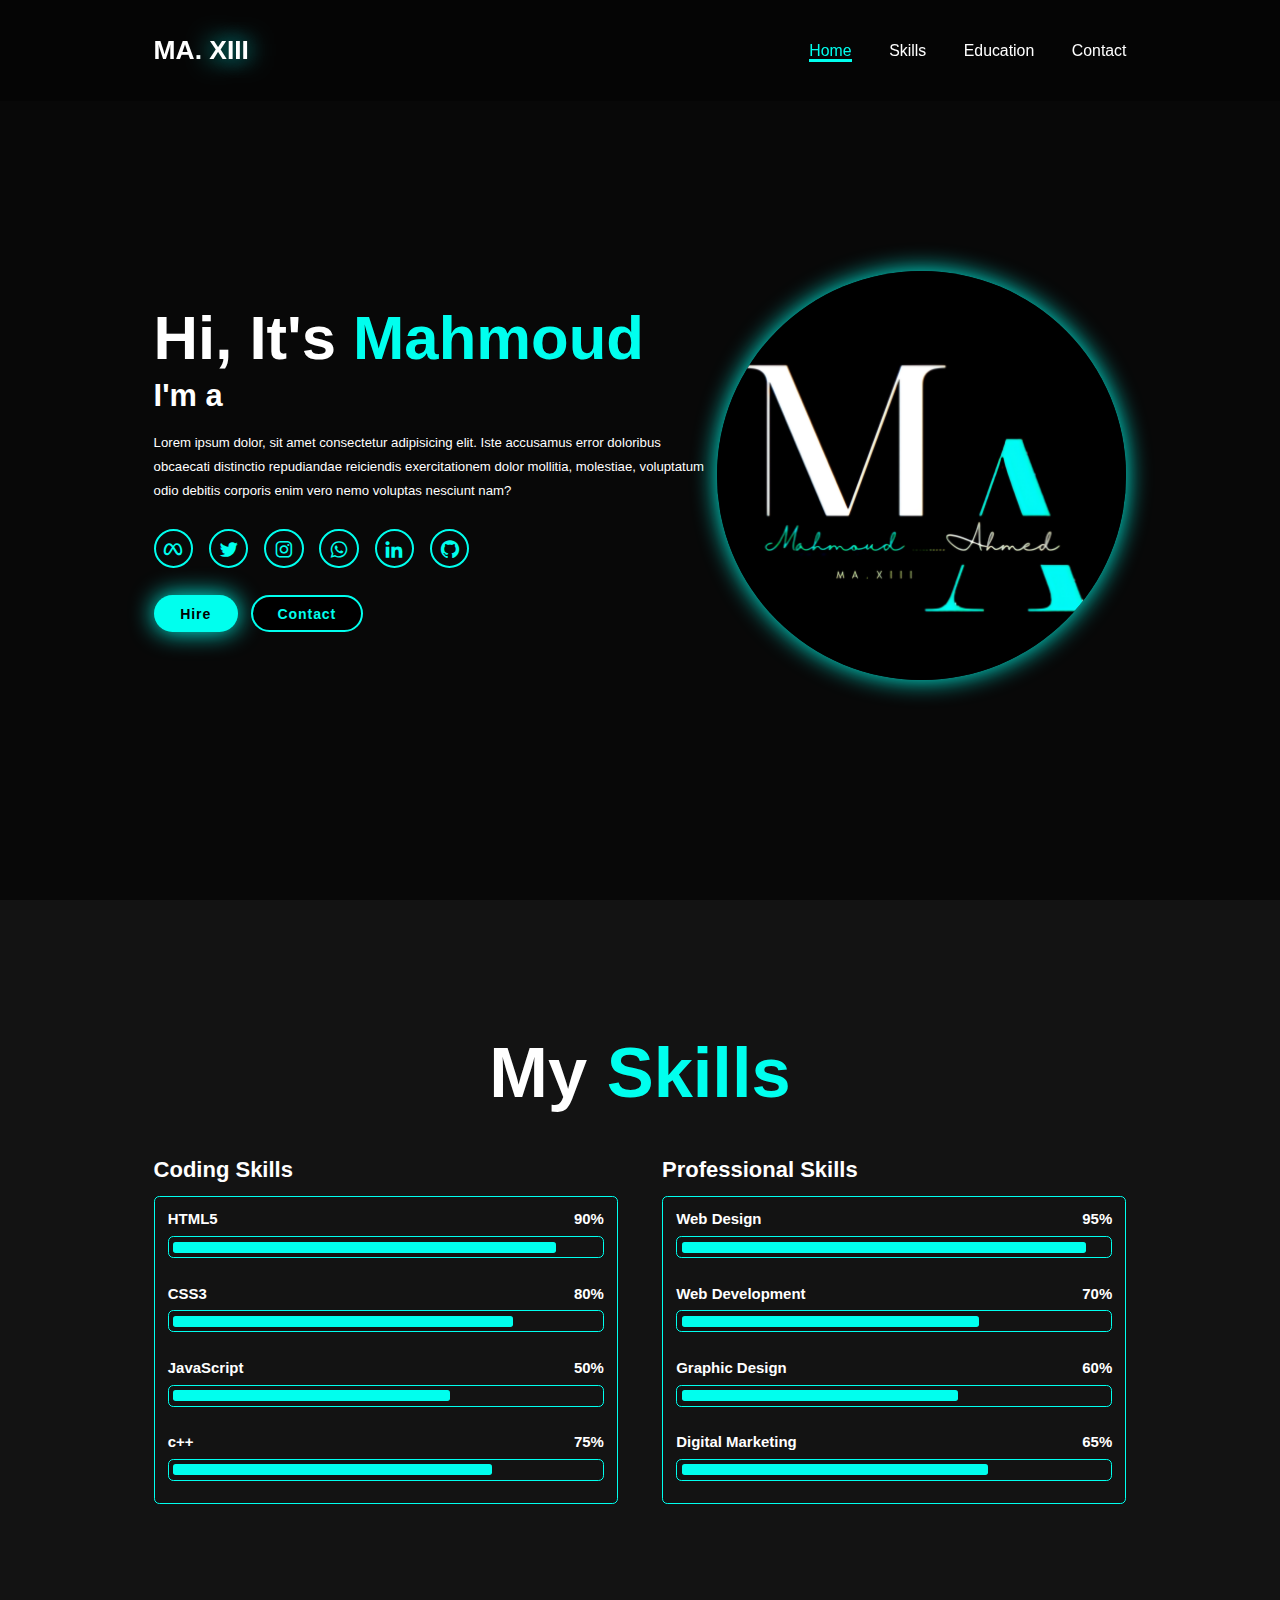
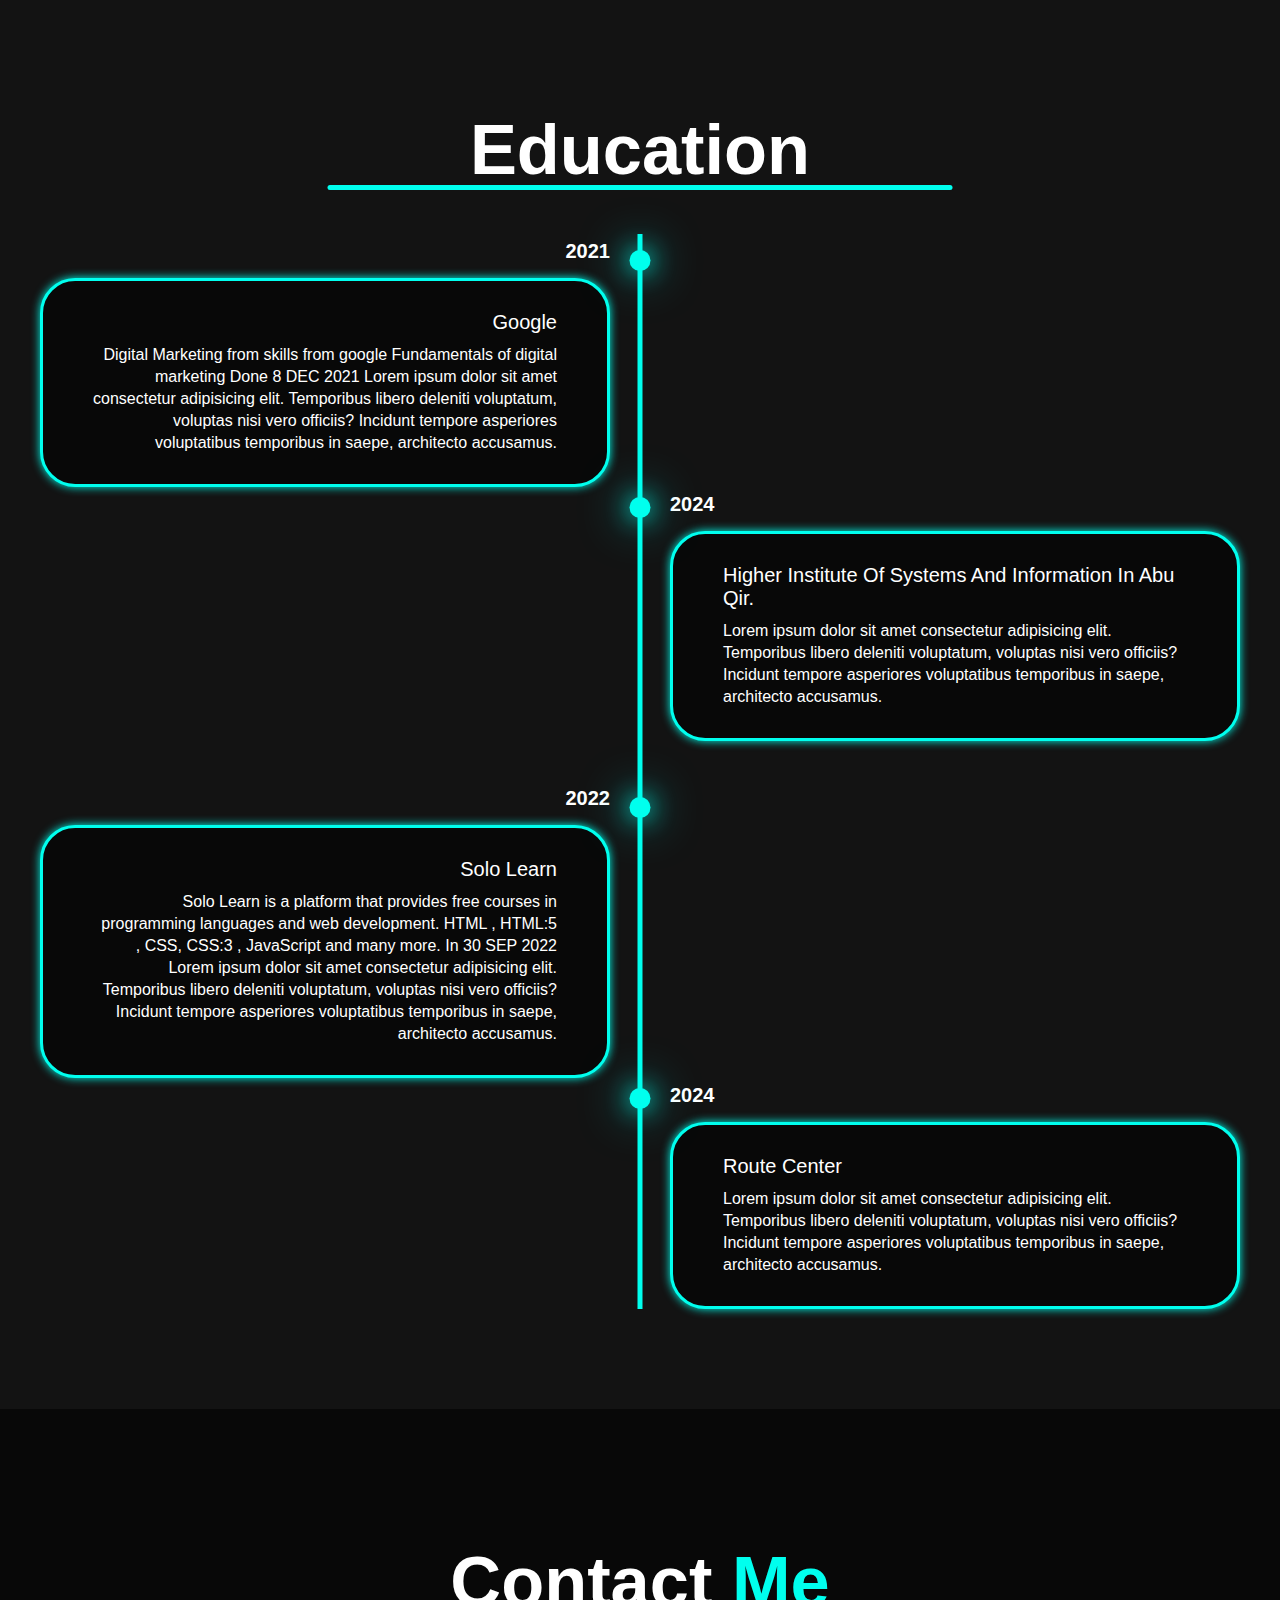
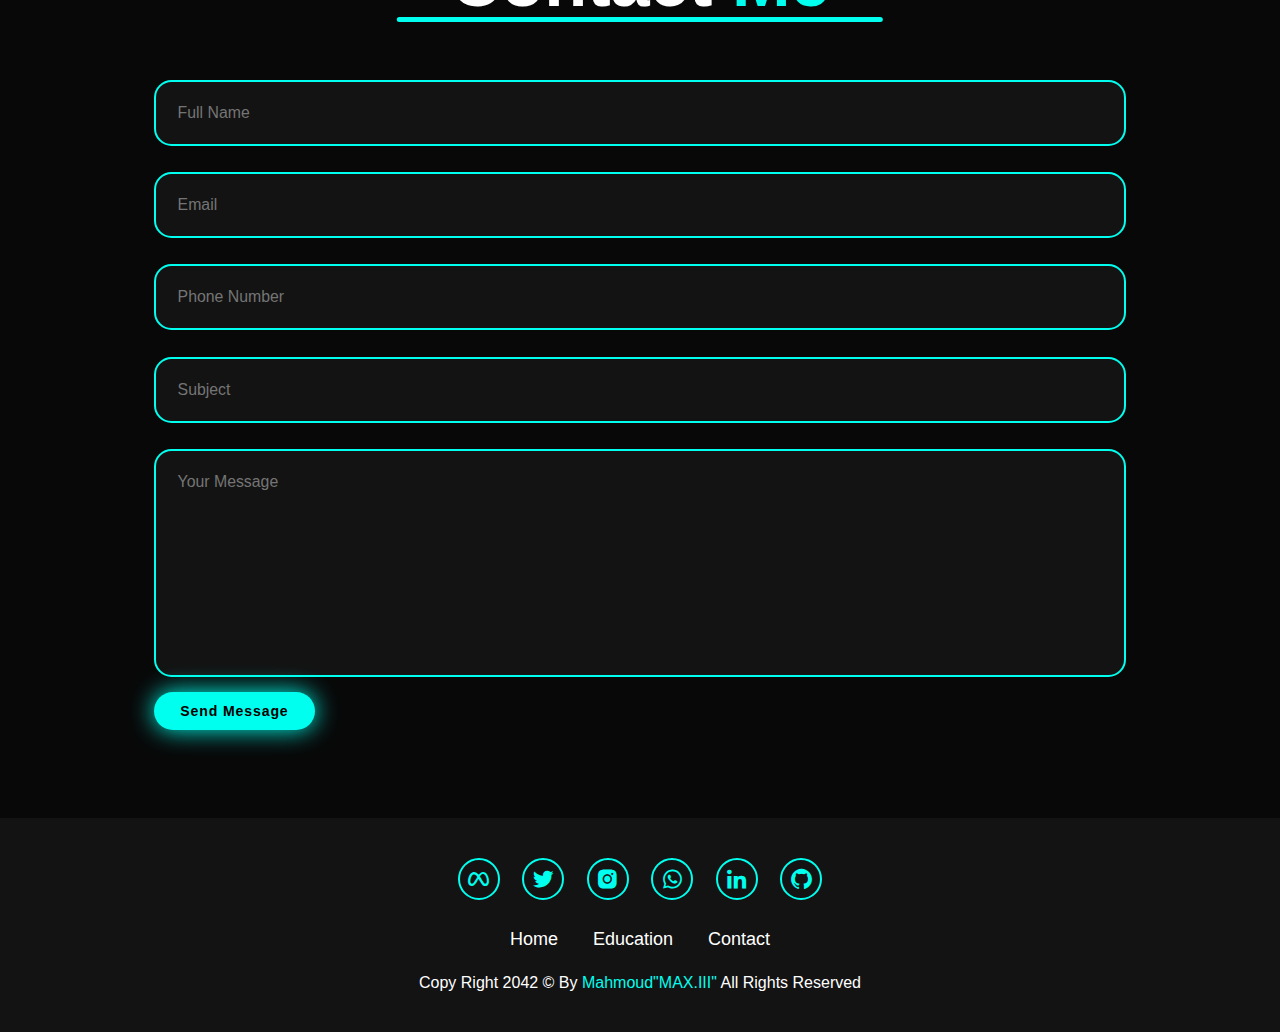
<file: index.html>
<!DOCTYPE html>
<html lang="en">

<head>
    <meta charset="UTF-8">
    <meta name="viewport" content="width=device-width, initial-scale=1.0">
    <title>Mahmoud Ahmed</title>
    <link rel="stylesheet" href="./CSS/style.css">
    <link rel="stylesheet" href="./CSS/media.css">
    <link href='https://unpkg.com/boxicons@2.1.4/css/boxicons.min.css' rel='stylesheet'>


</head>

<body>
    <!-- start header -->

    <header class="header">

        <!-- start logo -->
        <a href="#home" class="logo">MA.
            <span>XIII</span>
        </a>
        <!-- end logo -->
        <!-- start navbar -->
        <i class='bx bx-menu' id="menu-icon"></i>

        <nav class="navbar">
            <a href="#home" class="active">Home</a>
            <a href="#skills">Skills</a>
            <a href="#education">Education</a>
            <a href="#contact">Contact</a>
        </nav>
        <!-- end navbar -->
    </header>

    <!-- end header -->

    <!-- start home section -->

    <section class="home flex" id="home">
        <div class="home-content ">
            <h1>Hi, It's <span>Mahmoud</span></h1>
            <h3 class="text-animation">I'm a <span></span></h3>
            <p>Lorem ipsum dolor, sit amet consectetur adipisicing elit. Iste accusamus error doloribus obcaecati
                distinctio repudiandae reiciendis exercitationem dolor mollitia, molestiae, voluptatum odio debitis
                corporis enim vero nemo voluptas nesciunt nam?
            </p>

            <div class="social-icon">
                <a target="_blank" href="https://www.facebook.com/share/j2hitT5yCMc81PPZ/?mibextid=qi2Omg"><i
                        class='bx bxl-meta'></i></a>
                <a target="_blank" href="https://x.com/ma13xiii?t=vTMHGYp2QDgRBkqAt8KuXg&s=08"><i
                        class='bx bxl-twitter'></i></a>
                <a target="_blank" href="https://www.instagram.com/ma.xiii13?igsh=MWV4OG84cmQ1Ymc1"><i
                        class='bx bxl-instagram'></i></a>
                <a target="_blank" href="https://wa.me/+0201221458041"><i class='bx bxl-whatsapp'></i></a>
                <a target="_blank" href="#"><i class='bx bxl-linkedin'></i></a>
                <a target="_blank" href="https://github.com/mahmoudma13"><i class='bx bxl-github'></i></a>
            </div>

            <div class="btn-group">
                <a href="#education" class="btn">Hire</a>
                <a href="#contact" class="btn">Contact</a>
            </div>
        </div>
        <div class="home-img">
            <img src="./img/Black & White Minimalist Aesthetic Initials Font Logo_20240423_190147_0000.png"
                alt="Mahmoud-img">
        </div>
    </section>

    <!-- end home section -->

    <!-- start skills section -->
    <section class="skills" id="skills">
        <h2 class="heading line">My <span>Skills</span></h2>

        <div class="skills-row">
            <div class="skills-column">
                <h3 class="title">Coding Skills</h3>

                <div class="skills-box">
                    <div class="skills-content">
                        <div class="progress">
                            <h3>HTML5 <span>90%</span></h3>
                            <div class="bar"><span></span></div>
                        </div>

                        <div class="progress">
                            <h3>CSS3 <span>80%</span></h3>
                            <div class="bar"><span></span></div>
                        </div>

                        <div class="progress">
                            <h3>JavaScript <span>50%</span></h3>
                            <div class="bar"><span></span></div>
                        </div>

                        <div class="progress">
                            <h3>c++ <span>75%</span></h3>
                            <div class="bar"><span></span></div>
                        </div>
                    </div>
                </div>
            </div>


            <div class="skills-column">
                <h3 class="title">Professional Skills</h3>

                <div class="skills-box">
                    <div class="skills-content">
                        <div class="progress">
                            <h3>Web Design <span>95%</span></h3>
                            <div class="bar"><span></span></div>
                        </div>

                        <div class="progress">
                            <h3>Web Development <span>70%</span></h3>
                            <div class="bar"><span></span></div>
                        </div>

                        <div class="progress">
                            <h3>Graphic Design <span>60%</span></h3>
                            <div class="bar"><span></span></div>
                        </div>

                        <div class="progress">
                            <h3>Digital Marketing <span>65%</span></h3>
                            <div class="bar"><span></span></div>
                        </div>
                    </div>
                </div>
            </div>
        </div>
    </section>

    <!-- end skills section -->

    <!-- start education section -->

    <section class="education" id="education">
        <h2 class="heading line">Education</h2>

        <div class="timeline-items">
            <a href="./google.html">

                <div class="timeline-item">
                    <div class="timeline-dot"></div>
                    <div class="timeline-date">2021
                    </div>
                    <div class="timeline-content">
                        <h3>Google</h3>
                        <p>
                            Digital Marketing from skills from google 
                            Fundamentals of digital marketing
                            Done 8 DEC 2021
                            Lorem ipsum dolor sit amet consectetur adipisicing elit. Temporibus libero deleniti
                            voluptatum, voluptas nisi vero officiis? Incidunt tempore asperiores voluptatibus temporibus
                            in saepe, architecto accusamus.
                        </p>
                    </div>
                </div>
            </a>



            <div class="timeline-item">
                <div class="timeline-dot"></div>
                <div class="timeline-date">2024
                </div>
                <div class="timeline-content">
                    <h3>Higher Institute Of Systems And Information In Abu Qir.</h3>
                    <p>
                        Lorem ipsum dolor sit amet consectetur adipisicing elit. Temporibus libero deleniti
                        voluptatum, voluptas nisi vero officiis? Incidunt tempore asperiores voluptatibus temporibus
                        in saepe, architecto accusamus.
                    </p>
                </div>
            </div>



            <a href="./sololearn.html">

                <div class="timeline-item">
                    <div class="timeline-dot"></div>
                    <div class="timeline-date">2022
                    </div>
                    <div class="timeline-content">
                        <h3>Solo Learn</h3>
                        <p>
                            Solo Learn is a platform that provides free courses in programming languages and web development.
                            HTML , HTML:5 , CSS, CSS:3 , JavaScript and many more. In 30 SEP 2022
                            Lorem ipsum dolor sit amet consectetur adipisicing elit. Temporibus libero deleniti
                            voluptatum, voluptas nisi vero officiis? Incidunt tempore asperiores voluptatibus temporibus
                            in saepe, architecto accusamus.
                        </p>
                    </div>
                </div>

            </a>

            <div class="timeline-item">
                <div class="timeline-dot"></div>
                <div class="timeline-date">2024
                </div>
                <div class="timeline-content">
                    <h3>Route Center</h3>
                    <p>
                        Lorem ipsum dolor sit amet consectetur adipisicing elit. Temporibus libero deleniti
                        voluptatum, voluptas nisi vero officiis? Incidunt tempore asperiores voluptatibus temporibus
                        in saepe, architecto accusamus.
                    </p>
                </div>
            </div>

        </div>
    </section>

    <!-- end education section -->



    <!-- start contact section -->

    <section class="contact" id="contact">
        <h2 class="heading line">Contact <span>Me</span></h2>

        <from action="" class="from">

            <div class="input-group">

                <div class="input-box">
                    <input type="text" placeholder="Full Name">
                    <input type="email" placeholder="Email">
                </div>

                <div class="input-box">
                    <input type="number" placeholder="Phone Number">
                    <input type="text" placeholder="Subject">
                </div>

            </div>

            <div class="input-group-2">
                <textarea name="" id="" cols="30" rows="10" placeholder="Your Message"></textarea>
                <input type="submit" value="Send Message" class="btn">
            </div>
        </from>
    </section>
    <!-- end contact section -->

    <!-- start footer -->
    <footer class="footer">
        <div class="social">
            <a href="#"><i class='bx bxl-meta'></i></a>
            <a href="#"><i class='bx bxl-twitter'></i></a>
            <a href="#"><i class='bx bxl-instagram-alt'></i></a>
            <a href="#"><i class='bx bxl-whatsapp'></i></a>
            <a href="#"><i class='bx bxl-linkedin'></i></a>
            <a href="#"><i class='bx bxl-github'></i></a>
        </div>

        <ul class="list">
            <li>
                <a href="#home">Home</a>
            </li>

            <li>
                <a href="#education">Education</a>
            </li>

            <li>
                <a href="#contact">Contact</a>
            </li>
        </ul>

        <p class="copyright">
            Copy Right 2042 © By <span><a href="">Mahmoud"MAX.III"</a></span> All Rights Reserved
        </p>
    </footer>
    <!-- end footer -->


    <script src="script.js"></script>
</body>

</html>
</file>
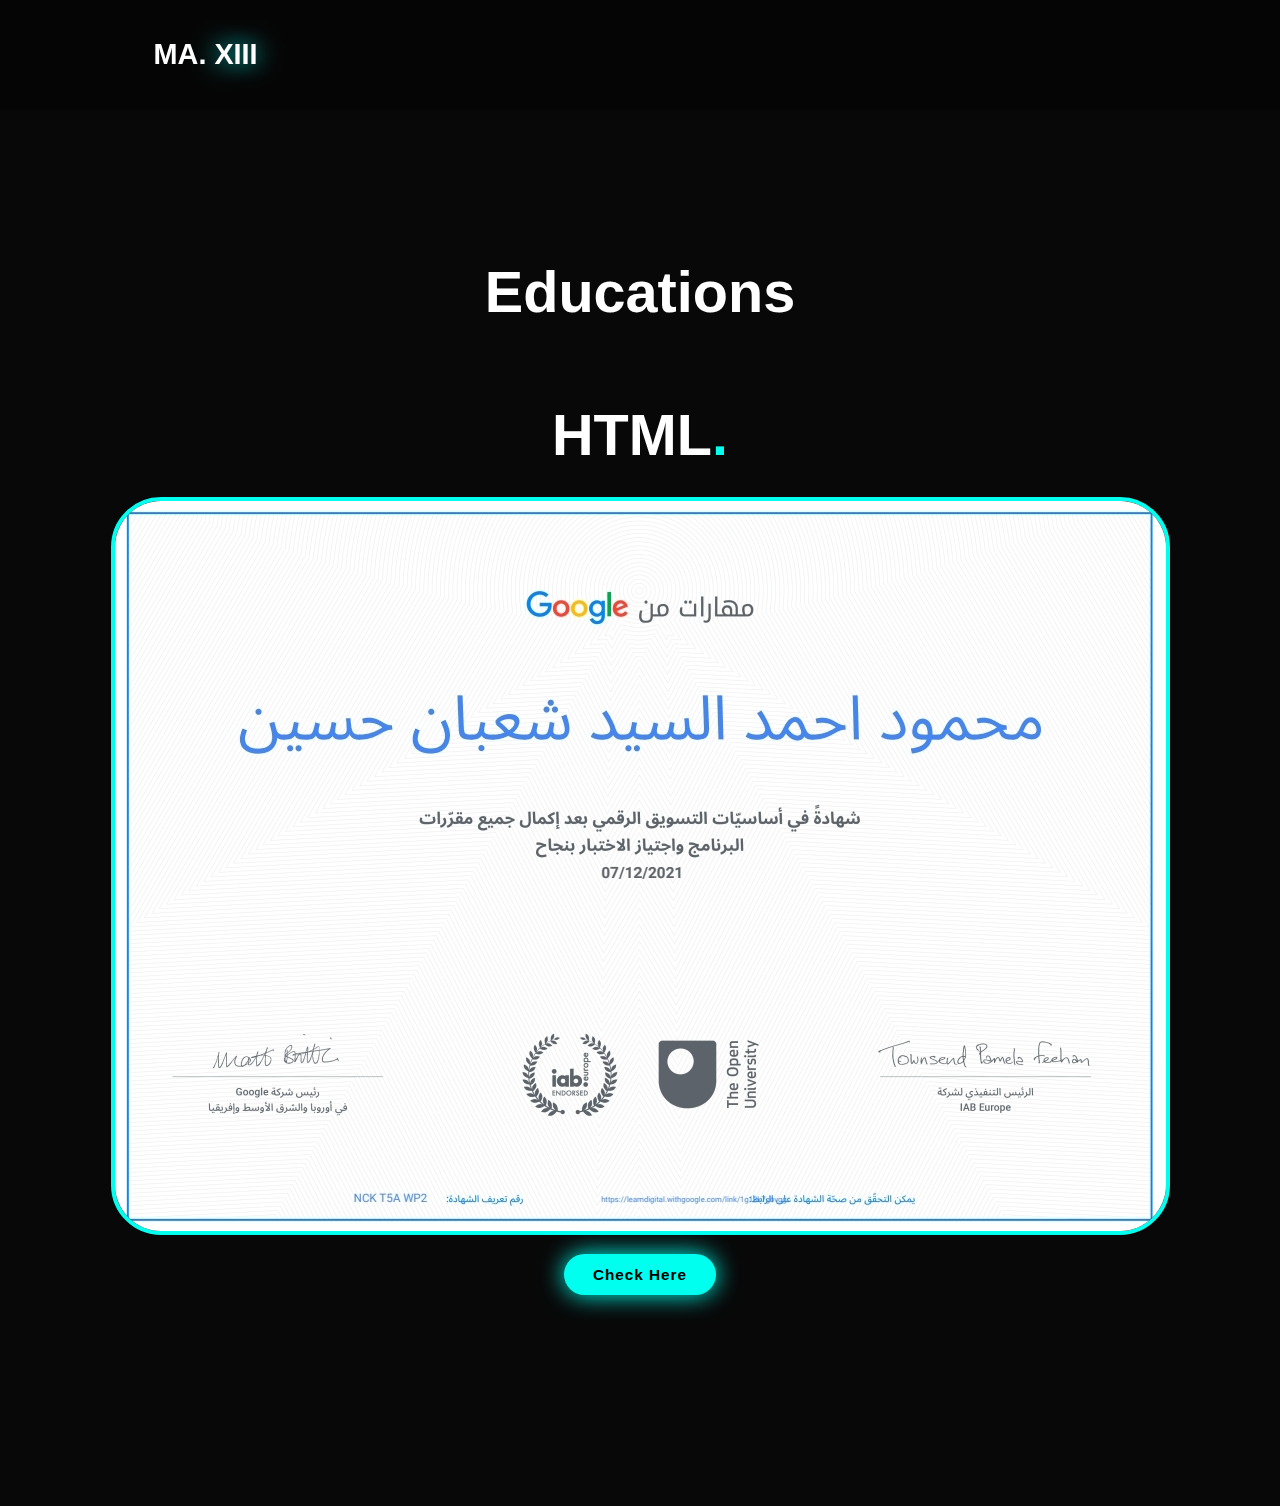
<file: google.html>
<!DOCTYPE html>
<html lang="en">

<head>
    <meta charset="UTF-8">
    <meta name="viewport" content="width=device-width, initial-scale=1.0">
    <title>Document</title>
    <link rel="stylesheet" href="./CSS/google.css">
    <link rel="stylesheet" href="./CSS/style.css">
</head>

<body>
    <!-- start header -->

    <header class="header">
        <!-- start logo -->
        <a href="./index.html" class="logo">MA.
            <span>XIII</span>
        </a>
        <!-- end logo -->
    </header>

    <!-- end header -->

    <!-- start section google -->
    <section class="google" id="google">
        <div class="container">
            <div class="description">

                <h2 style="font-size: 6rem; text-align: center; margin: 5rem 0; margin-top: 7rem;">Educations</h2>
                <div class="flex">
                    <h4>HTML<span>.</span></h4>
                    <img src="./img/google.jpg" alt="google">

                    <a target="_blank" href="https://learndigital.withgoogle.com/link/1g13k7gbvgg" class="btn">Check Here</a>
                </div>

            </div>
            
        </div>
    </section>

</body>

</html>
</file>
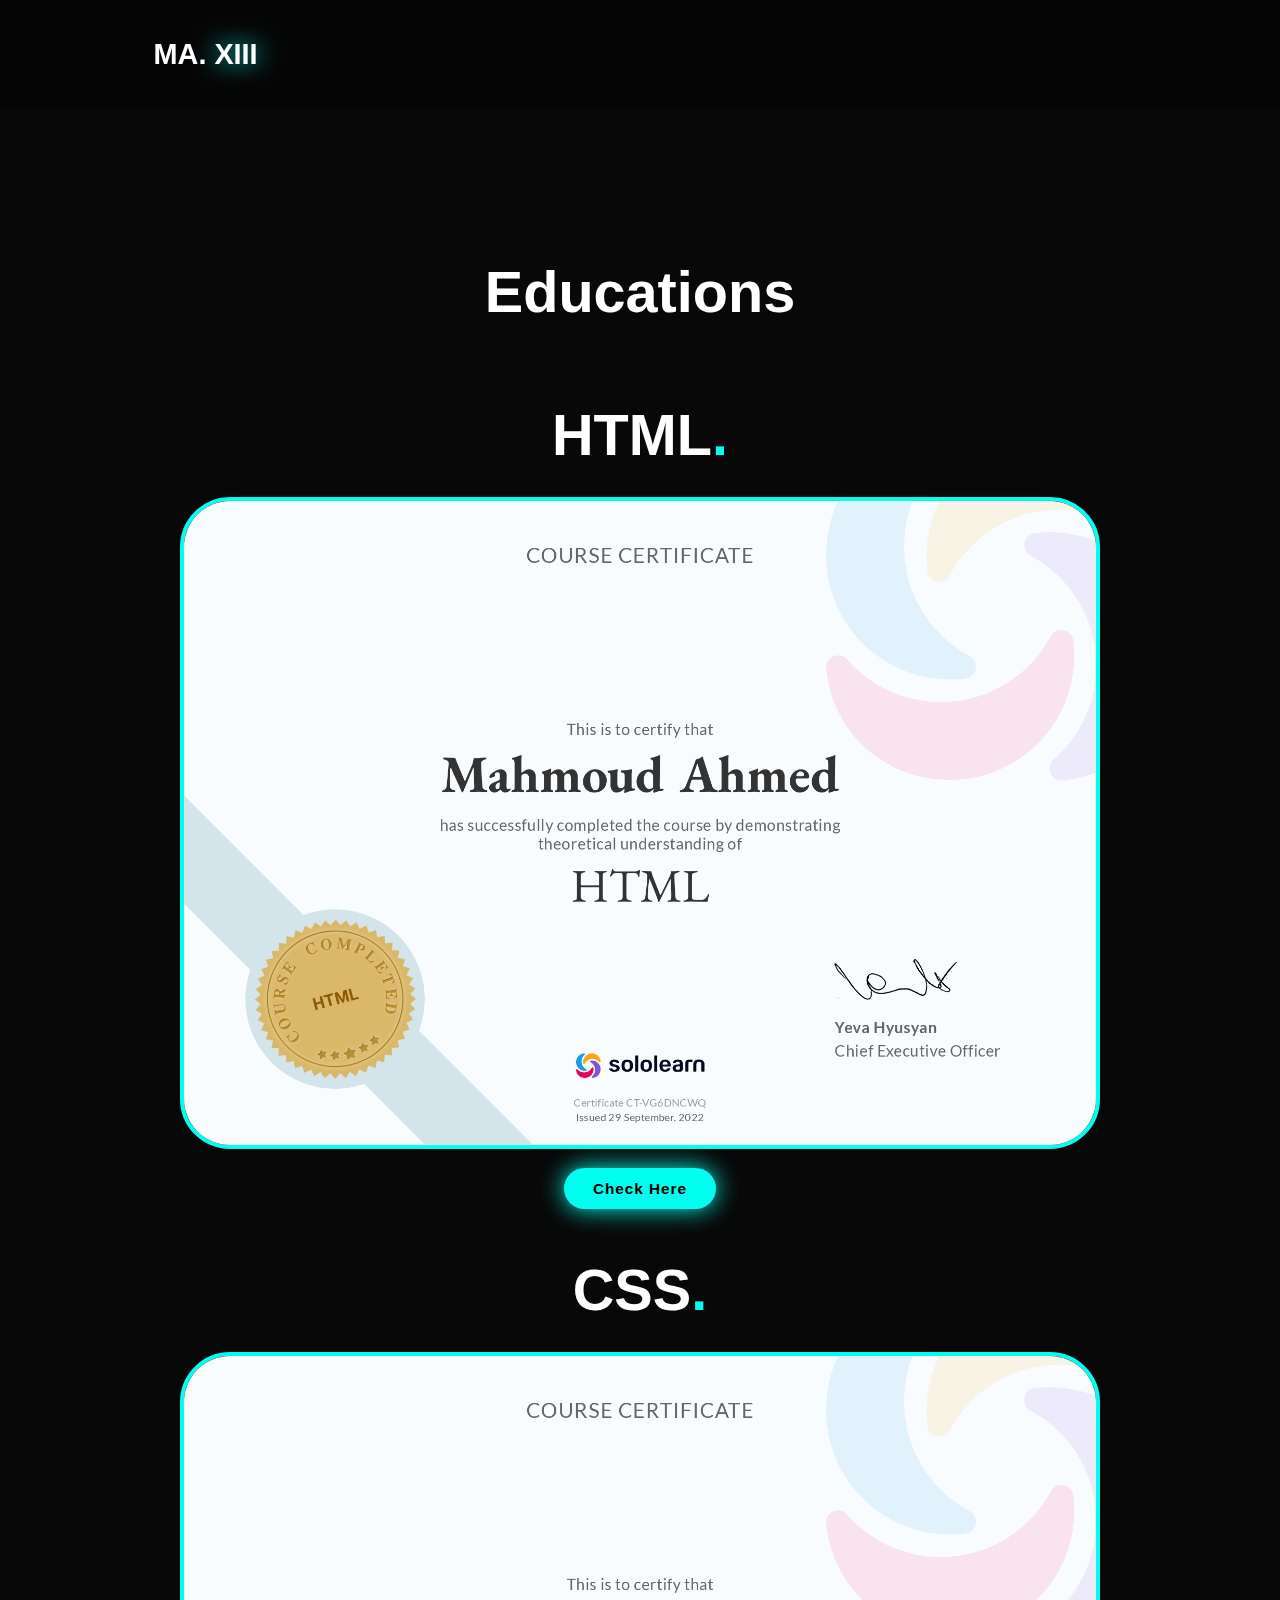
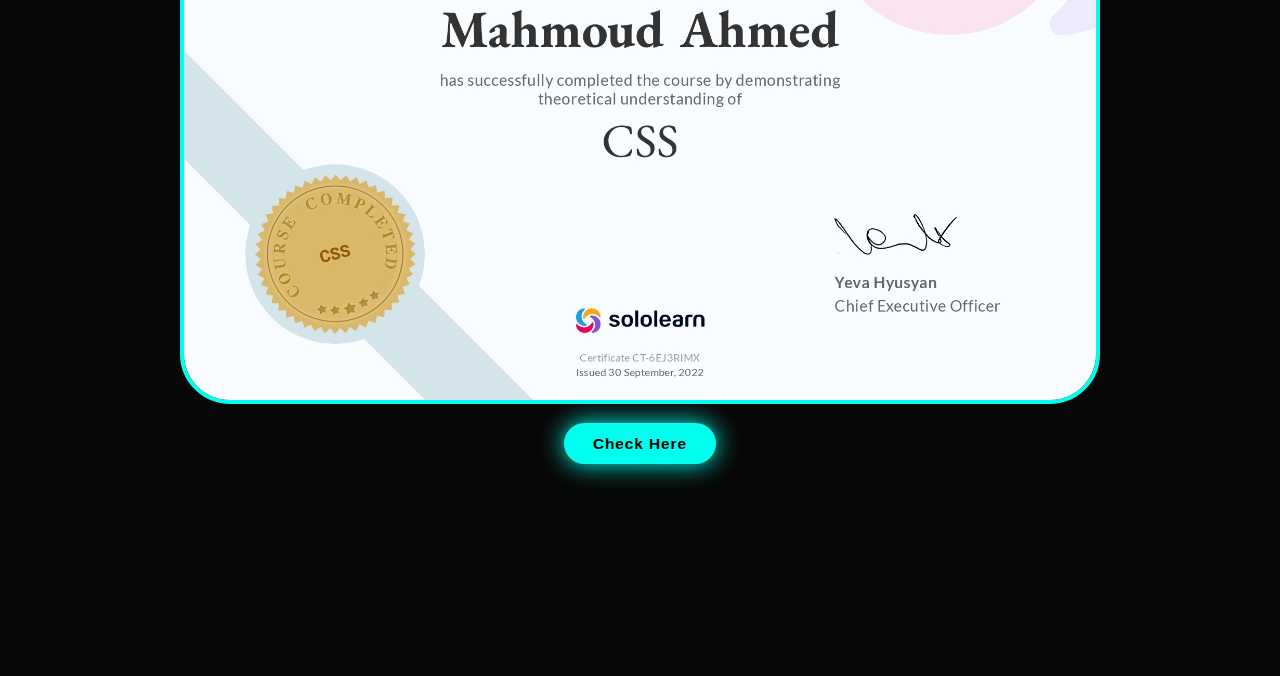
<file: sololearn.html>
<!DOCTYPE html>
<html lang="en">

<head>
    <meta charset="UTF-8">
    <meta name="viewport" content="width=device-width, initial-scale=1.0">
    <title>Document</title>
    <link rel="stylesheet" href="./CSS/sololearn.css">
    <link rel="stylesheet" href="./CSS/style.css">
</head>

<body>
    <!-- start header -->

    <header class="header">
        <!-- start logo -->
        <a href="./index.html" class="logo">MA.
            <span>XIII</span>
        </a>
        <!-- end logo -->
    </header>

    <!-- end header -->

    <!-- start section sololearn -->
    <section class="sololearn" id="sololearn">
        <div class="container">
            <div class="description">

                <h2 style="font-size: 6rem; text-align: center; margin: 5rem 0; margin-top: 7rem;">Educations</h2>
                <div class="flex">
                    <h4>HTML<span>.</span></h4>
                    <img src="./img/HTML_certificate.jpg" alt="html">
                    <a target="_blank" href="https://api2.sololearn.com/v2/certificates/CT-VG6DNCWQ/image/png" class="btn">Check Here</a>
                </div>

                <div class="flex">
                    <h4>CSS<span>.</span></h4>
                    <img src="./img/CSS_certificate.jpg" alt="css">
                    <a target="_blank" href="https://api2.sololearn.com/v2/certificates/CT-6EJ3RIMX/image/png" class="btn">Check Here</a>
                </div>
            
            </div>
            
        </div>
    </section>

</body>

</html>
</file>
<file: CSS/style.css>
/* link font style */


/* general style */
* {
    margin: 0;
    padding: 0;
    box-sizing: border-box;
    text-decoration: none;
    border: none;
    outline: none;
    scroll-behavior: smooth;
    font-family: "poppins", sans-serif;
}

:root {
    --bg-color: #080808;
    --second-bg-color: #131313;
    --text-color: #fff;
    --main-color: rgb(0, 255, 238);
}

.flex{
    display: flex;
    justify-content: space-between;
    align-items: center;
}

html {
    font-size: 60%;
    overflow-x: hidden;
}

body {
    background: var(--bg-color);
    color: var(--text-color);
}

/* navbar */

header.header {
    position: fixed;
    top: 0;
    left: 0;
    width: 100%;
    padding: 4rem 12% 4rem;
    background: rgba(0, 0, 0, 0.3);
    backdrop-filter: blur(10px);
    display: flex;
    justify-content: space-between;
    align-items: center;
    z-index: 5;


    & a.logo {
        font-size: 3rem;
        color: var(--text-color);
        font-weight: 800;
        cursor: pointer;
        transition: 0.3s ease;
    }

    & a.logo:hover {
        transform: scale(1.2);
    }

    & a.logo span {
        text-shadow: 0 0 25px var(--main-color);
    }

    & nav.navbar a {
        font-size: 1.8rem;
        color: var(--text-color);
        margin-left: 4rem;
        font-weight: 500;
        transition: 0.3s ease;
        border-bottom: 3px solid transparent;
    }

    & nav.navbar a:hover,
    & nav.navbar a.active {
        color: var(--main-color);
        border-bottom: 3px solid var(--main-color);
    }

    i#menu-icon {
        font-size: 3.6rem;
        color: var(--main-color);
        display: none;
    }

}

/* home section */

section {
    min-height: 100vh;
    padding: 10rem 12% 10rem;
    
    
    & .home{
        display: flex;
        align-items: center;
        justify-content: center;
        gap: 15rem;
    }

    & .home-content {
        display: flex;
        flex-direction: column;
        align-items: baseline;
        text-align: left;
        justify-content: center;
        margin-top: 3rem;
    }

    & span {
        color: var(--main-color);
    }

    & .logo span {
        color: var(--main-color);
    }

    & .home-content h3 {
        font-size: 3.5rem;
        margin-top: 1rem;
        margin-bottom: 2rem;
    }

    .home-content h1 {
        font-size: 7rem;
        font-weight: 700;
        margin-top: 1.5rem;
        line-height: 1;
    }

    & .home-img {
        border-radius: 50%;
    }

    & .home-img img {
        position: relative;
        top: 3rem;
        width: 32vw;
        border-radius: 50%;
        box-shadow: 0 0 25px var(--main-color);
        cursor: pointer;
        transition: 0.4s ease-in-out;
    }

    & .home-img img:hover {
        box-shadow: 0 0 25px var(--main-color),
            0 0 50px var(--main-color),
            0 0 100px var(--main-color);
    }

    & .home-content p {
        font-size: 1.5rem;
        font-weight: 500;
        line-height: 1.8;
        max-width: 1000px;
    }

    & .social-icon a {
        display: inline-flex;
        justify-content: center;
        align-items: center;
        width: 4.5rem;
        height: 4.5rem;
        background: transparent;
        border: 2px solid var(--main-color);
        font-size: 2.5rem;
        border-radius: 50%;
        color: var(--main-color);
        margin: 3rem 1.5rem 3rem 0;
        transition: 0.3s ease-in-out;
    }

    & .social-icon a:hover {
        color: var(--text-color);
        transform: scale(1.3)translateY(-5px);
        box-shadow: 0 0 25px var(--main-color);
        background-color: var(--main-color);
    }

    & .btn {
        display: inline-block;
        padding: 1rem 2.8rem;
        background: var(--main-color);
        box-shadow: 0 0 25px var(--main-color);
        border-radius: 4rem;
        font-size: 1.6rem;
        color: black;
        border: 2px solid transparent;
        letter-spacing: 0.1rem;
        font-weight: 600;
        transition: 0.3s ease-in-out;
        cursor: pointer;
    }

    & .btn:hover {
        transform: scale(1.05);
        box-shadow: 0 0 50px var(--main-color);
    }

    & .btn-group {
        display: flex;
        align-items: center;
        gap: 1.5rem;
    }

    & .btn-group a:nth-of-type(2) {
        background-color: black;
        color: var(--main-color);
        border: 2px solid var(--main-color);
        box-shadow: 0 0 25px transparent;
    }

    & .btn-group a:nth-of-type(2):hover {
        box-shadow: 0 0 25px var(--main-color);
        background-color: var(--main-color);
        color: black;
    }

    & .text-animation {
        font-size: 34px;
        font-weight: 600;
        min-width: 280px;
    }

    & .text-animation span {
        position: relative;
        margin-left: 1rem;
    }

    & .text-animation span::after {
        content: "";
        background-color: var(--bg-color);
        position: absolute;
        width: calc(100% + 8px);
        height: 100%;
        right: -8px;
        animation: typing 4s infinite;
    }

}

/* style animation home */

@keyframes typing {
    0% {
        content: ' |';
    }
    
    2% {
        content: ' D|';
    }

    4% {
        content: ' De|';
    }

    6% {
        content: ' Dev|';
    }

    8% {
        content: ' Deve|';
    }

    10% {
        content: ' Devel|';
    }

    12% {
        content: ' Develo|';
    }

    14% {
        content: ' Develop|';
    }
    
    16% {
        content: ' Develope|';
    }

    18% {
        content: ' Developer|';
    }

    20% {
        content: ' Develope|';
    }

    22% {
        content: ' Develop|';
    }

    24% {
        content: ' Develo|';
    }
    
    26% {
        content: ' Devel|';
    }

    28% {
        content: ' Deve|';
    }

    30% {
        content: ' Dev|';
    }

    32% {
        content: ' De|';
    }

    34% {
        content: ' Des|';
    }

    36% {
        content: ' Desi|';
    }

    38% {
        content: ' Desig|';
    }

    40% {
        content: ' Design|';
    }

    42% {
        content: ' Designe|';
    }

    44% {
        content: ' Designer|';
    }

    46% {
        content: ' Designe|';
    }

    48% {
        content: ' Design|';
    }

    50% {
        content: ' Desig|';
    }

    52% {
        content: ' Desig|';
    }

    54% {
        content: ' Desi|';
    }

    56% {
        content: ' Des|';
    }

    58% {
        content: ' De|';
    }

    60% {
        content: ' D|';
    }

    62% {
        content: ' |';
    }

    64% {
        content: ' F|';
    }

    66% {
        content: ' Fr|';
    }
    68% {
        content: ' Fre|';
    }
    70% {
        content: ' Free|';
    }
    72% {
        content: ' Freel|';
    }
    74% {
        content: ' Freela|';
    }
    76% {
        content: ' Freelan|';
    }
    78% {
        content: ' Freelanc|';
    }
    80% {
        content: ' Freelance|';
    }
    82% {
        content: ' Freelancer|';
    }
    84% {
        content: ' Freelance|';
    }
    86% {
        content: ' Freelanc|';
    }
    88% {
        content: ' Freelan|';
    }
    90% {
        content: ' Freela|';
    }
    92% {
        content: ' Freel|';
    }
    94% {
        content: ' Fre|';
    }
    96% {
        content: ' Fr|';
    }
    98% {
        content: ' F|';
    }
    100% {
        content: ' |';
    }
    
}

/* heading sections */
.heading {
    font-size: 8rem;
    text-align: center;
    margin: 5rem 0;
}

/* style skills section */
section.skills{
    min-height: auto;
    padding-bottom: 7rem;
    background: var(--second-bg-color);

    & .skills-row{
        display: flex;
        flex-wrap: wrap;
        gap: 5rem;
    }

    & .skills-row .skills-column{
        flex: 1 1 40rem;
    
    }
    
    & .skills-column .title{
        font-size: 2.5rem;
        margin: 0 0 1.5rem;
    }
    
    & .skills-box .skills-content{
        position: relative;
        border: .2rem solid var(--main-color);
        border-radius: .6rem;
        padding: .5rem 1.5rem;
        z-index: 1;
        overflow: hidden;
    }
    
    & .skills-box .skills-content::before{
        content: '';
        position: absolute;
        top: 0;
        left: 0;
        width: 0;
        height: 100%;
        background: var(--bg-color);
        z-index: -1;
        transition: .5s;
    }
    
    & .skills-box .skills-content:hover::before{
        width: 100%;
    }
    
    & .skills-content .progress{
        padding: 1rem 0;
    }
    
    & .skills-content .progress h3{
        font-size: 1.7rem;
        display: flex;
        justify-content: space-between;
    }
    
    & .skills-content .progress h3 span{
        color: var(--text-color);
    }
    
    & .skills-content .progress .bar{
        height: 2.5rem;
        border-radius: .6rem;
        border: .2rem solid var(--main-color);
        padding: .5rem;
        margin: 1rem 0;
    }
    
    & .skills-content .progress .bar span{
        display: block;
        height: 100%;
        border-radius: .3rem;
        background: var(--main-color);
    }
    
    & .skills-column:nth-child(1) .skills-content .progress:nth-child(1) .bar span{
        width: 90%;
    }
    
    & .skills-column:nth-child(1) .skills-content .progress:nth-child(2) .bar span{
        width: 80%; 
    }
    
    & .skills-column:nth-child(1) .skills-content .progress:nth-child(3) .bar span{
        width: 65%;
    }
    
    & .skills-column:nth-child(1) .skills-content .progress:nth-child(4) .bar span{
        width: 75%;
    }
    
    & .skills-column:nth-child(2) .skills-content .progress:nth-child(1) .bar span{
        width: 95%;
    }
    
    & .skills-column:nth-child(2) .skills-content .progress:nth-child(2) .bar span{
        width: 70%;
    }
    
    & .skills-column:nth-child(2) .skills-content .progress:nth-child(3) .bar span{
        width: 65%;
    }
    
    & .skills-column:nth-child(2) .skills-content .progress:nth-child(4) .bar span{
        width: 72%;
    }

}


/* style Education section */

.education{
    padding: 100px 15px;
    background-color: var(--second-bg-color);
    

    
    & h2.line{
        margin-bottom: 5rem;
        position: relative;
    }

    & h2.line::after{
        position: absolute;
        content: "";
        width: 50%;
        height: 5px;
        background-color: var(--main-color);
        bottom: 0;
        left: 50%;
        transform: translateX(-50%);
        border-radius: 10px;
    }

    & .timeline-items{
        max-width: 1200px;
        margin: auto;
        display: flex;
        flex-wrap: wrap;
        position: relative;
    }

    & .timeline-items::before{
        content: '';
        position: absolute;
        width: 5px;
        height: 100%;
        background-color: var(--main-color);
        left: 50%;
        transform: translateX(-50%);
    }

    & .timeline-items .timeline-item{
        margin-bottom: 40px;
        width: 100%;
        position: relative;
    }

    & .timeline-items .timeline-item:last-child{
        margin-bottom: 0;
    }

    & .timeline-items .timeline-item:nth-child(odd){
        padding-right: calc(50% + 30px);
        text-align: right;
    }

    & .timeline-items .timeline-item:nth-child(even){
        padding-left: calc(50% + 30px);
    }

    & .timeline-items .timeline-item .timeline-dot {
        height: 21px;
        width: 21px;
        background-color: var(--main-color);
        box-shadow: 0 0 25px var(--main-color),
                    0 0 50px var(--main-color);
        position: absolute;
        border-radius: 50%;
        top: 10px;
        left: 50%;
        transform: translateX(-50%);
    }

    & .timeline-items .timeline-item .timeline-date {
        font-size: 20px;
        font-weight: 800;
        color: #fff;
        margin: 6px 0 15px;
    }

    & .timeline-items .timeline-item .timeline-content {
        background-color: var(--bg-color);
        border: 3px solid var(--main-color);
        padding: 30px 50px;
        border-radius: 4rem;
        box-shadow: 0 0 10px var(--main-color);
        cursor: pointer;
        transition: 0.3s ease-in-out;
    }

    & .timeline-items .timeline-item .timeline-content:hover{
        transform: scale(1.05);
        box-shadow: 0 0 25px var(--main-color);
    }

    & .timeline-items .timeline-item .timeline-content h3{
        font-size: 20px;
        color: #fff;
        margin: 0 0 10px;
        font-weight: 500;
    }

    & .timeline-items .timeline-item .timeline-content p {
        color: #fff;
        font-size: 16px;
        font-weight: 300;
        line-height: 22px;
    }





}



/* style contact section */

.contact{
    background-color: var(--bg-color);
    
    & h2.line{
        margin-bottom: 5rem;
        color: #fff;
        position: relative;
    }

    & h2.line::after{
        position: absolute;
        content: "";
        width: 50%;
        height: 5px;
        background-color: var(--main-color);
        bottom: 0;
        left: 50%;
        transform: translateX(-50%);
        border-radius: 10px;
    }

    & form{
        display: flex;
        align-items: center;
        justify-content: center;
        gap: 3rem;
        margin: 5rem auto;
        text-align: center;
    }

    & form .input-box{
        display: flex;
        justify-content: center;
        flex-wrap: wrap;
    }

    .input-box input{
        width: 100%;
        padding: 2.5rem;
        font-size: 1.8rem;
        color: var(--text-color);
        background: var(--second-bg-color);
        border-radius: 2rem;
        border: 2px solid var(--main-color);
        margin: 1.5rem 0;
        resize: none;
    }

    textarea{
        width: 100%;
        padding: 2.5rem;
        font-size: 1.8rem;
        color: var(--text-color);
        background: var(--second-bg-color);
        border-radius: 2rem;
        border: 2px solid var(--main-color);
        margin: 1.5rem 0;
        resize: none;
    }
    

    & .form .btn{
        margin-top: 2rem;
    }
}



/* style footer */

.footer{
    position: relative;
    bottom: 0;
    width: 100%;
    padding: 40px 0;
    background-color: var(--second-bg-color);

    & .social{
        text-align: center;
        padding-bottom: 25px;
        color: var(--main-color);
    }

    & .social a{
        font-size: 25px;
        color: var(--main-color);
        border: 2px solid var(--main-color);
        width: 42px;
        height: 42px;
        line-height: 42px;
        display: inline-block;
        text-align: center;
        border-radius: 50%;
        margin: 0 10px;
        transition: 0.3s ease-in-out;
    }

    & .social a:hover{
        transform: scale(1.2)translateY(-10px);
        background-color: var(--main-color);
        color: #000;
        box-shadow: 0 0 25px var(--main-color);
    }

    & ul{
        margin-top: 0;
        margin-bottom: 0;
        padding: 0;
        font-size: 18px;
        line-height: 1.6;
        text-align: center;
    }

    & ul li a{
        color: #fff;
        border-bottom: 3px solid transparent;
        transition: 0.3s ease-in-out;
    }

    & ul li a:hover{
        border-bottom: 3px solid var(--main-color);
    }

    & ul li{
        display: inline-block;
        padding: 0 15px;
    }

    & .copyright{
        margin-top: 20px;
        text-align: center;
        font-size: 16px;
        color: #fff;
    }

    & .copyright span a{
        color: var(--main-color);
        transition: 0.5s;
    }

    & .copyright span a:hover,
    & .copyright span a:active{
        font-size: 18px;
        border-bottom: 3px solid var(--main-color);
    }

}
</file>
<file: CSS/media.css>
@media(max-width:1285px){
    html{
        font-size: 55%;
    }

    .services-container{
        padding-bottom: 7rem;
        grid-template-columns: repeat(2,1fr);
        margin: 0 5rem;
    }
}

@media(max-width:991px){
    header{
        padding: 2rem 3%;
    }

    section{
        padding: 10rem 3% 2rem;
    }

    .education .timeline-items::before{
        left: 0;
    }

    .education .timeline-items .timeline-item:nth-child(odd){
        padding-right: 0;
        text-align: left;
    }

    .education .timeline-items .timeline-item:nth-child(odd),
    .education .timeline-items .timeline-item:nth-child(even){
        padding-left: 37px;
        text-align: left;
       
    }

    .education .timeline-items .timeline-item .timeline-dot{
        left: 0;
    }

    .services{
        padding-bottom: 7rem;
    }


    .contact form{
        flex-direction: column;
    }

    .footer{
        padding: 2rem 3%;
    }

}

@media(max-width:895px){
    .header i#menu-icon.bx-menu{
        display: block;
        font-size: 3.6rem;
        color: var(--main-color);
    }

    .navbar{
        position: absolute;
        top: 100%;
        right: 0;
        width: 50%;
        padding: 2rem 0;
        background: rgba(0, 0, 0, 0.8);
        backdrop-filter: blur(20px);
        border-bottom-left-radius: 2rem;
        border-left: 2px solid var(--main-color);
        border-bottom: 2px solid var(--main-color);
        display: none;
    }

    .navbar a{
        padding: 1rem;
    }

    .navbar.active{
        display: flex;
        flex-direction: column;
    }


    .home{
        flex-direction: column-reverse;
        margin: 5rem 4rem;
    }

    .home-content h3{
        font-size: 2.6rem;
    }

    .home-content h1{
        font-size: 8rem;
        margin-top: 3rem;
    }

    .home-content p{
        max-width: 600px;
        margin: 0 auto;
    }

    .home-img img{
        width: 56vw;
        margin-bottom: 2rem;
    }

   
}

@media(max-width:560px){
    .home .social-icon a{
        width: 3.5rem;
        height: 3.5rem;
    }
    .home .social-icon a:hover{
        transform: scale(1.1)translateY(-5px);
    }

    .heading {
        font-size: 6rem;
    }
}
</file>
<file: CSS/google.css>
* {
    margin: 0;
    padding: 0;
    box-sizing: border-box;
    text-decoration: none;
    border: none;
    outline: none;
    scroll-behavior: smooth;
    font-family: "poppins", sans-serif;
}

:root {
    --bg-color: #080808;
    --second-bg-color: #131313;
    --text-color: #fff;
    --main-color: #00ffee;
}

.flex{
    display: flex;
    justify-content: space-between;
    align-items: center;
}

img{
    max-width: 100%;
}

html {
    font-size: 60%;
    overflow-x: hidden;
}

body {
    background: var(--bg-color);
    color: var(--text-color);
}

section.google{
    padding: 15% 1rem;

    & .container{
        max-width: 1200px;
        margin: 0 auto;
    }

    & .flex{
        flex-direction: column;
    
        & h4{
            margin: 3rem 0;
            font-size: 6rem;
        }
    
        & img{
            border: #00ffee 4px solid;
            border-radius: 50px;
            text-shadow: 0 0 100px var(--main-color);
        }
    
        & .btn{
            margin: 2rem;
        }
    
    }


}
</file>
<file: CSS/sololearn.css>
* {
    margin: 0;
    padding: 0;
    box-sizing: border-box;
    text-decoration: none;
    border: none;
    outline: none;
    scroll-behavior: smooth;
    font-family: "poppins", sans-serif;
}

:root {
    --bg-color: #080808;
    --second-bg-color: #131313;
    --text-color: #fff;
    --main-color: #00ffee;
}

.flex{
    display: flex;
    justify-content: space-between;
    align-items: center;
}

img{
    max-width: 100%;
}

html {
    font-size: 60%;
    overflow-x: hidden;
}

body {
    background: var(--bg-color);
    color: var(--text-color);
}
section.sololearn{
    padding: 15% 1rem;

    & .container{
        max-width: 1200px;
        margin: 0 auto;
    }

    & .flex{
        flex-direction: column;
    
        & h4{
            margin: 3rem 0;
            font-size: 6rem;
        }
    
        & img{
            border: #00ffee 4px solid;
            border-radius: 50px;
            text-shadow: 0 0 100px var(--main-color);
        }
    
        & .btn{
            margin: 2rem;
        }
    
    }


}
</file>
